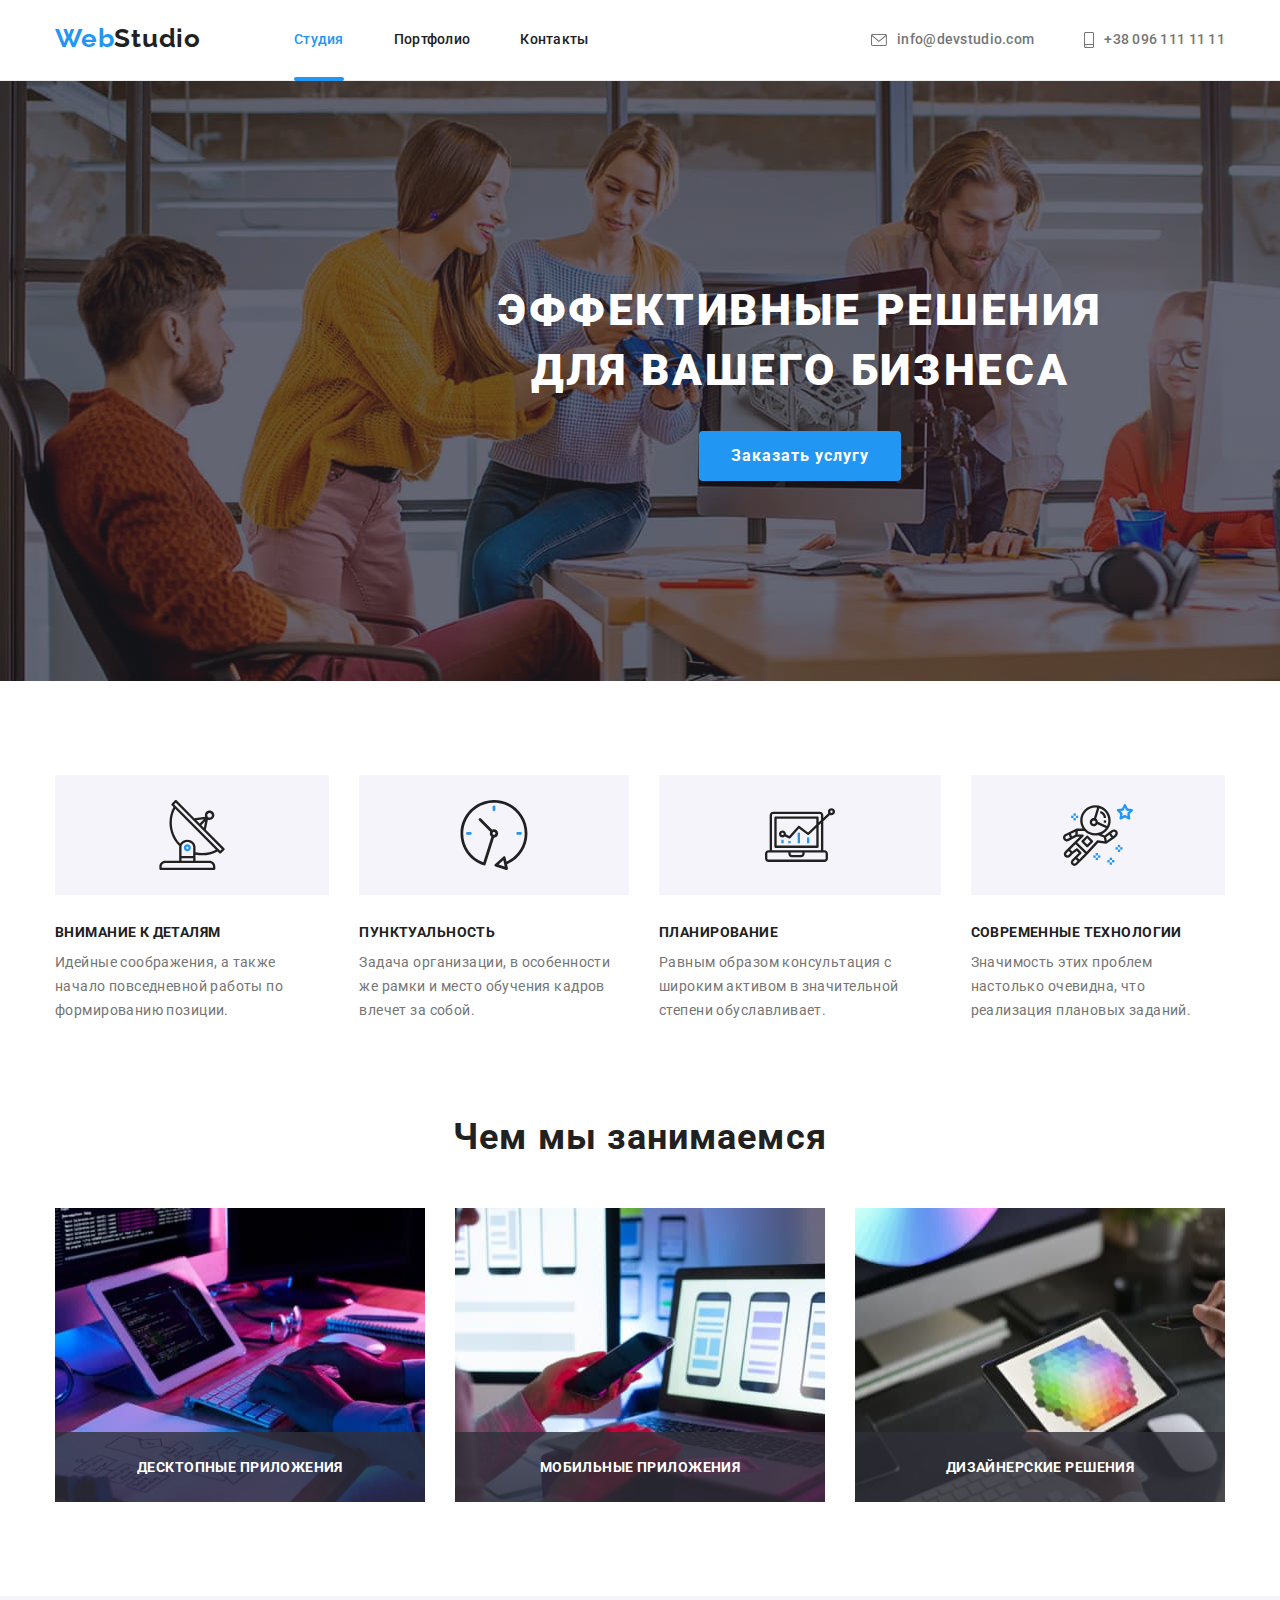
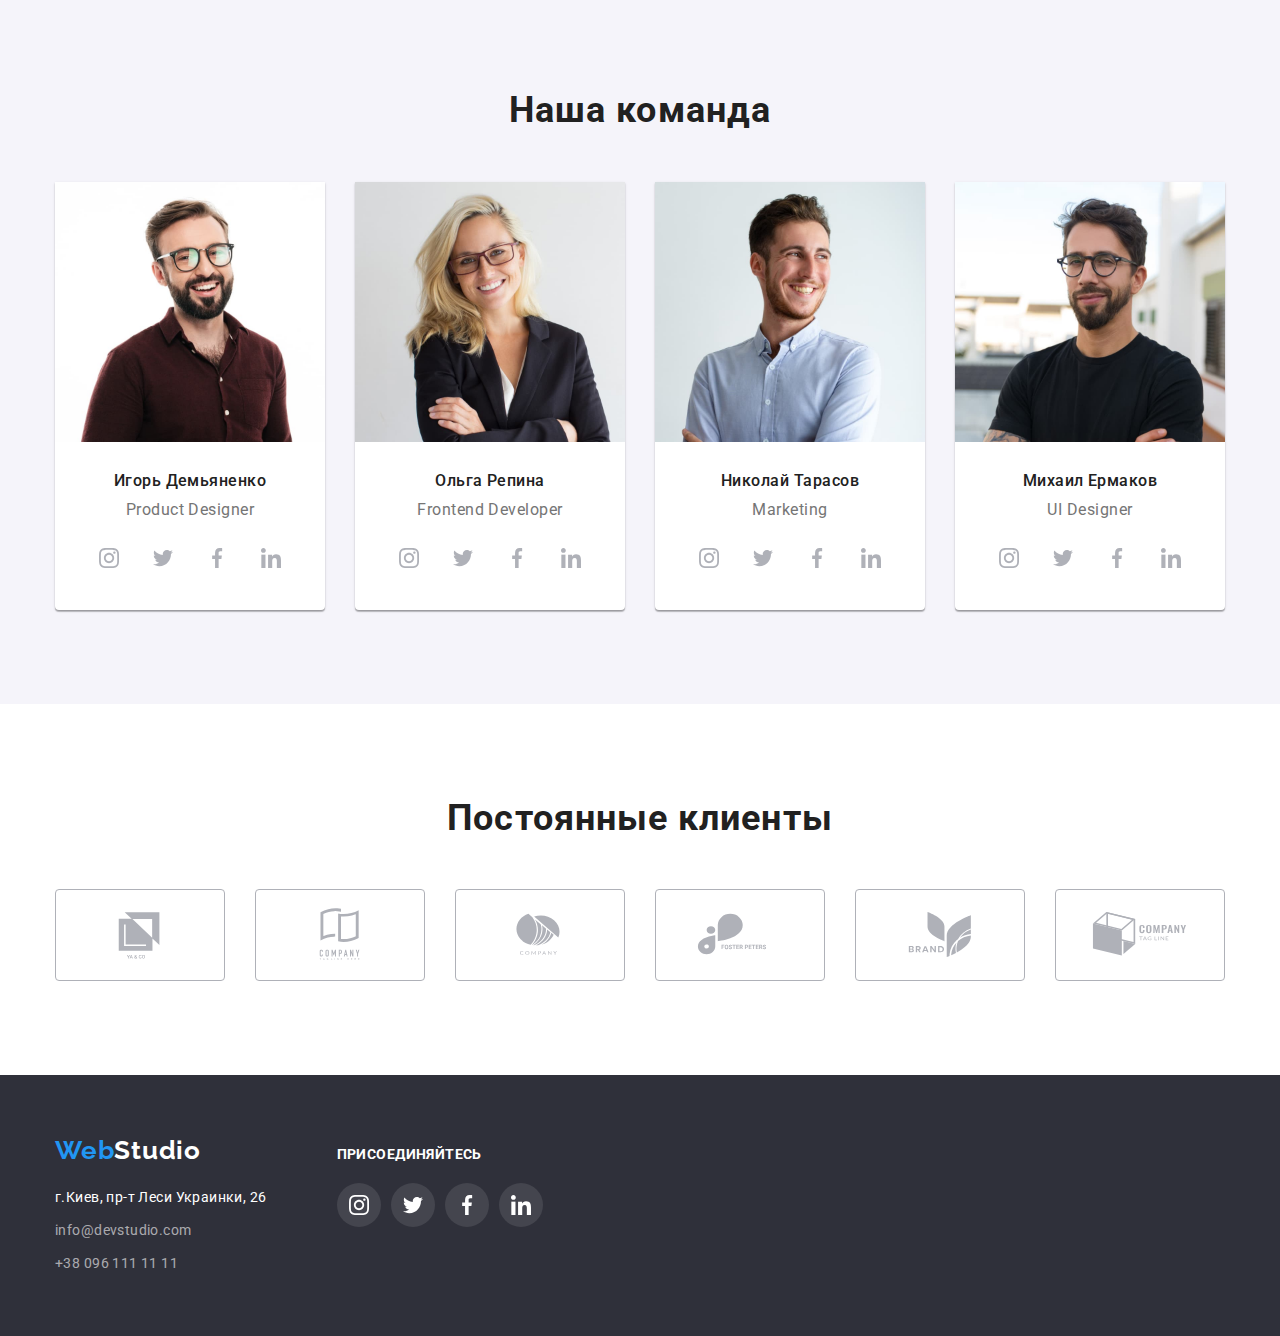
<file: index.html>
<!DOCTYPE html>
<html lang="en">
<head>
    <meta charset="UTF-8">
    <meta http-equiv="X-UA-Compatible" content="IE=edge">
    <meta name="viewport" content="width=device-width, initial-scale=1.0">
    <title>WebStudio</title>
    <link rel="preconnect" href="https://fonts.googleapis.com">
    <link rel="preconnect" href="https://fonts.gstatic.com" crossorigin>
    <link href="https://fonts.googleapis.com/css2?family=Raleway:wght@700&family=Roboto:wght@400;500;700;900&display=swap"
        rel="stylesheet">
        <link rel="stylesheet" href="https://cdnjs.cloudflare.com/ajax/libs/modern-normalize/1.1.0/modern-normalize.min.css">

    <link rel="stylesheet" href="./css/styles.css">
</head>
<body>
   <!-- header -->
    <header class="header-page">
        <div class="container ">
        <div class="header-container">
            <nav class="header-nav">
                <a href="./index.html" class="logo"><span class="header-logo">Web</span>Studio </a>
                <ul class="site-nav list">
                    <li class="item"> <a href="./index.html" class="link current">Студия</a></li>
                    <li class="item"> <a href="./portfolio.html" class="link">Портфолио</a></li>
                    <li class="item"> <a href="/" class="link">Контакты</a></li>
                </ul>
            </nav>
            <ul class="header-contacts list">
                <li class="item"> <a class="link" href="mailto:info@devstudio.com">
                    <svg class="header-contacts-icon" height="12" width="16">
                    <use href="./img/icons.svg/symbol-defs.svg#icon-envelope"> </use>
                    </svg>
                    info@devstudio.com</a></li>
                <li class="item"> <a class="link" href="tel:+380961111111">
                    <svg class="header-contacts-icon" height="16" width="10">
                        <use href="./img/icons.svg/symbol-defs.svg#icon-smartphone"> </use>

                    </svg>
                    +38 096 111 11 11</a></li>
            
            </ul>
        </div>
        </div>
    </header>
    
    <main>
        <!-- Hero -->
        <section class="hero">
            <div class="container">
            <h1 class="hero-title">Эффективные решения для вашего бизнеса</h1>
           <button type="button" class="hero-btn btn" data-modal-open >Заказать услугу</button>
        </div>
        </section>
    <!-- Features -->
    <section class="features">
        <div class="container">
        <h2 class="visually-hidden">Особенности компании</h2>
        <ul class="features-list list">
            <li class="item"> 
                <div class="features-icons">
                   <svg width="70" height="70"  >
                       <use href="./img/icons.svg/symbol-defs.svg#icon-antenna-1"> </use>
                   </svg>
                </div>
                <h3 class="features-title">Внимание к деталям</h3>
                <p class="features-text">Идейные соображения, а также начало повседневной работы по формированию позиции. </p>
            </li>
            <li class="item">
                <div class="features-icons">
                    <svg width="70" height="70">
                        <use href="./img/icons.svg/symbol-defs.svg#icon-clock-1"> </use>
                    </svg>
                </div>
                <h3 class="features-title">Пунктуальность</h3>
                <p class="features-text">Задача организации, в особенности же рамки и место обучения кадров влечет за собой.</p>
            </li>
            <li class="item"> 
                <div class="features-icons">
                    <svg width="70" height="70">
                        <use href="./img/icons.svg/symbol-defs.svg#icon-diagram-1"> </use>
                    </svg>
                </div>
                <h3 class="features-title">Планирование</h3>
                <p class="features-text">Равным образом консультация с широким активом в значительной степени обуславливает.</p>
            </li>
            <li class="item">
                <div class="features-icons">
                    <svg width="70" height="70">
                        <use href="./img/icons.svg/symbol-defs.svg#icon-astronaut-1"></use>

                    </svg>
                     
                </div>
                <h3 class="features-title">Современные технологии</h3>
                <p class="features-text">Значимость этих проблем настолько очевидна, что реализация плановых заданий.</p>
            </li>
        </ul>
        </div>
    </section>

    <!-- Work --> 
    <section class="work">
        <div class="container">
        <h2 class="work-title">Чем мы занимаемся</h2>
        <ul class="work-list list">
            <li class="work-item">
                <div class="work-box">
                    <img src="./img/box1.jpg" alt="Десктопные приложения" width="370" height="294">
                    <p class="text-img">Десктопные приложения</p>
                    </div>
                    </li>
                
            <li class="work-item">
                <div class="work-box">
                    <img src="./img/box2.jpg" alt="Мобильные приложения" width="370" height="294">
                    <p class="text-img">Мобильные приложения</p>
                </div>
            </li>
            <li class="work-item">
                <div class="work-box">
                    <img src="./img/box3.jpg" alt="Дизайнерские решения" width="370" height="294">
                    <p class="text-img">Дизайнерские решения</p>
                </div>
            </li>           
        </ul>
        </div>
    </section>
    <!-- Team-->
    <section class="team">
        <div class="container">
        <h2 class="team-title">Наша команда</h2>
        <ul class="team-list list">
            <li class="item team-item">
                    <img src="./img/foto1.jpg" class="team-picture" alt="Игорь Демьяненко" width="270" height="260">
                   <div class="team-cart">
                        <h3 class="picture-title">Игорь Демьяненко</h3>
                        <p class="picture-text">Product Designer</p>
                        <ul class="team-socials list">
                            <li class="team-socials-title">
                                <a href="" class="socials-links">
                                    <svg class="social-icon" width="20" height="20">
                                        <use href="./img/icons.svg/symbol-defs.svg#icon-instagram-2">
                                        </use>
                                    </svg>
                                </a>
                            </li>
                            <li class="team-socials-title">
                                <a href="" class="socials-links">
                                <svg class="social-icon" width="20" height="20">
                                    <use href="./img/icons.svg/symbol-defs.svg#icon-twitter-1">
                                    </use>
                                </svg>
                            </a>
                        </li>
                            <li class="team-socials-title">
                                <a href="" class="socials-links">
                                    <svg class="social-icon" width="20" height="20">
                                        <use href="./img/icons.svg/symbol-defs.svg#icon-facebook-1">
                                        </use>
                                    </svg>
                                </a>
                            </li>
                            <li class="team-socials-title">
                                <a href="" class="socials-links">
                                    <svg class="social-icon" width="20" height="20">
                                        <use href="./img/icons.svg/symbol-defs.svg#icon-linkedin-1">
                                        </use>
                                    </svg>
                                </a>
                            </li>
                        </ul>
                   </div>
            </li>
            <li class="item team-item">
                    <img src="./img/foto2.jpg"class="team-picture" alt="Ольга Репина" width="270" height="260">
                   <div class="team-cart">
                        <h3 class="picture-title">Ольга Репина</h3>
                        <p class="picture-text">Frontend Developer</p>
                        <ul class="team-socials list">
                            <li class="team-socials-title">
                                <a href="" class="socials-links">
                                    <svg class="social-icon" width="20" height="20">
                                        <use href="./img/icons.svg/symbol-defs.svg#icon-instagram-2">
                                        </use>
                                    </svg>
                                </a>
                            </li>
                            <li class="team-socials-title">
                                <a href="" class="socials-links">
                                    <svg class="social-icon" width="20" height="20">
                                        <use href="./img/icons.svg/symbol-defs.svg#icon-twitter-1">
                                        </use>
                                    </svg>
                                </a>
                            </li>
                            <li class="team-socials-title">
                                <a href="" class="socials-links">
                                    <svg class="social-icon" width="20" height="20">
                                        <use href="./img/icons.svg/symbol-defs.svg#icon-facebook-1">
                                        </use>
                                    </svg>
                                </a>
                            </li>
                            <li class="team-socials-title">
                                <a href="" class="socials-links">
                                    <svg class="social-icon" width="20" height="20">
                                        <use href="./img/icons.svg/symbol-defs.svg#icon-linkedin-1">
                                        </use>
                                    </svg>
                                </a>
                            </li>
                        </ul>
                   </div>
            </li>
            <li class="item team-item">
                    <img src="./img/foto3.jpg"class="team-picture" alt="Николай Тарасов" width="270" height="260">
                   <div class="team-cart">
                        <h3 class="picture-title">Николай Тарасов</h3>
                        <p class="picture-text">Marketing</p>
                        <ul class="team-socials list">
                            <li class="team-socials-title">
                                <a href="" class="socials-links">
                                    <svg class="social-icon" width="20" height="20">
                                        <use href="./img/icons.svg/symbol-defs.svg#icon-instagram-2">
                                        </use>
                                    </svg>
                                </a>
                            </li>
                            <li class="team-socials-title">
                                <a href="" class="socials-links">
                                    <svg class="social-icon" width="20" height="20">
                                        <use href="./img/icons.svg/symbol-defs.svg#icon-twitter-1">
                                        </use>
                                    </svg>
                                </a>
                            </li>
                            <li class="team-socials-title">
                                <a href="" class="socials-links">
                                    <svg class="social-icon" width="20" height="20">
                                        <use href="./img/icons.svg/symbol-defs.svg#icon-facebook-1">
                                        </use>
                                    </svg>
                                </a>
                            </li>
                            <li class="team-socials-title">
                                <a href="" class="socials-links">
                                    <svg class="social-icon" width="20" height="20">
                                        <use href="./img/icons.svg/symbol-defs.svg#icon-linkedin-1">
                                        </use>
                                    </svg>
                                </a>
                            </li>
                        </ul>
                   </div>
            </li>
            <li class="item team-item">
                    <img src="./img/foto4.jpg" class="team-picture"alt="Михаил Ермаков" width="270" height="260">
                  <div class="team-cart">
                        <h3 class="picture-title">Михаил Ермаков</h3>
                        <p class="picture-text">UI Designer</p>
                        <ul class="team-socials list">
                            <li class="team-socials-title">
                                <a href="" class="socials-links">
                                    <svg class="social-icon" width="20" height="20">
                                        <use href="./img/icons.svg/symbol-defs.svg#icon-instagram-2">
                                        </use>
                                    </svg>
                                </a>
                            </li>
                            <li class="team-socials-title">
                                <a href="" class="socials-links">
                                    <svg class="social-icon" width="20" height="20">
                                        <use href="./img/icons.svg/symbol-defs.svg#icon-twitter-1">
                                        </use>
                                    </svg>
                                </a>
                            </li>
                            <li class="team-socials-title">
                                <a href="" class="socials-links">
                                    <svg class="social-icon" width="20" height="20">
                                        <use href="./img/icons.svg/symbol-defs.svg#icon-facebook-1">
                                        </use>
                                    </svg>
                                </a>
                            </li>
                            <li class="team-socials-title">
                                <a href="" class="socials-links">
                                    <svg class="social-icon" width="20" height="20">
                                        <use href="./img/icons.svg/symbol-defs.svg#icon-linkedin-1">
                                        </use>
                                    </svg>
                                </a>
                            </li>
                        </ul>
                  </div>
            </li>

        </ul>
        </div>
    </section>
    <!--  Regular customers -->
    <section class="customers">
       <div class="container" >
            <h2 class="customers-title"> Постоянные клиенты</h2>
            <ul class="customers-list list">
                <li class="customer-item">
            <a href="" class="customers-link">
                <svg class="customers-icon">
                    <use href="./img/icons.svg/symbol-defs.svg#icon-Logo-1"></use>
                </svg>
            </a>
                </li>
                <li class="customer-item">
                    <a href="" class="customers-link">
                        <svg class="customers-icon">
                            <use href="./img/icons.svg/symbol-defs.svg#icon-Logo-2"></use>
                        </svg>
                    </a>
                </li>
                <li class="customer-item">
            <a href="" class="customers-link">
                <svg class="customers-icon">
                    <use href="./img/icons.svg/symbol-defs.svg#icon-Logo-3"></use>
                </svg>
            </a>
                </li>
                <li class="customer-item">
                    <a href="" class="customers-link">
                        <svg class="customers-icon">
                            <use href="./img/icons.svg/symbol-defs.svg#icon-Logo-4"></use>
                        </svg>
                    </a>
                </li>
                <li class="customer-item">
                    <a href="" class="customers-link">
                        <svg class="customers-icon">
                            <use href="./img/icons.svg/symbol-defs.svg#icon-Logo-5"></use>
                        </svg>
                    </a>
                </li>
                <li class="customer-item">
                    <a href="" class="customers-link">
                        <svg class="customers-icon">
                            <use href="./img/icons.svg/symbol-defs.svg#icon-Logo-6"></use>
                        </svg>
                    </a>
                </li>
            </ul>
       </div>
    </section>
    </main>
    <!-- Footer-->
    <footer class="footer">
<div class="container footer-container">
    <div class="footer-main">
        <a href="./index.html" class="footer-logo"> <span class="footer-web">Web</span>Studio</a>
        <address>
            <ul class="footer-link list">
                <li class="footer-address"><a href="https://www.google.com.ua/maps/place/%D0%B1%D1%83%D0%BB.+%D0%9B%D0%B5%D1%81%D0%B8+%D0%A3%D0%BA%D1%80%D0%B0%D0%B8%D0%BD%D0%BA%D0%B8,+26,+%D0%9A%D0%B8%D0%B5%D0%B2,+02000/@50.4265807,30.5361971,17z/data=!3m1!4b1!4m5!3m4!1s0x40d4cf0e033ecbe9:0x57a4dffefec77da0!8m2!3d50.4265807!4d30.5383858?hl=ru"
                        class="link-map address ">
                        г.Киев, пр-т Леси Украинки, 26</a></li>
                <li class="footer-address"> <a href="mailto:info@devstudio.com" class="link-email address ">info@devstudio.com</a></li>
                <li> <a href="tel:+380961111111" class="link-tel address ">+38 096 111 11 11</a></li>
            </ul>
        </address>
    </div>
    <div class="footer-join">
        <h3 class="footer-title">присоединяйтесь</h3>
        <ul class="footer-join-list list">
            <li class="join-item">
                <a href="" class="join-link">
                    <svg class="join-icon">
                        <use href="./img/icons.svg/symbol-defs.svg#icon-instagram-2"></use>
                    </svg>
                </a>
            </li>
            <li class="join-item">
                <a href="" class="join-link">
                    <svg class="join-icon">
                        <use href="./img/icons.svg/symbol-defs.svg#icon-twitter-1"></use>
                    </svg>
                </a>
            </li>
            <li class="join-item">
                <a href="" class="join-link">
                    <svg class="join-icon">
                        <use href="./img/icons.svg/symbol-defs.svg#icon-facebook-1"></use>
                    </svg>
                </a>
            </li>
            <li class="join-item">
                <a href="" class="join-link">
                    <svg class="join-icon">
                        <use href="./img/icons.svg/symbol-defs.svg#icon-linkedin-1"></use>
                    </svg>
                </a>
            </li>
        </ul>
    </div>
</div>
    </footer>
    <div class="backdrop is-hidden" data-modal>
        <div class="modal">
            <button type="button" class="btn-modal-close"data-modal-close>
<svg class="btn-mod-icon"width="18" height="18"> 
    <use href="./img/icons.svg/symbol-defs.svg#icon-Vector" ></use>
</svg>
            </button>
        </div>
    </div>
    <script src="./js/modal.js"></script>
</body>
</html>
</file>
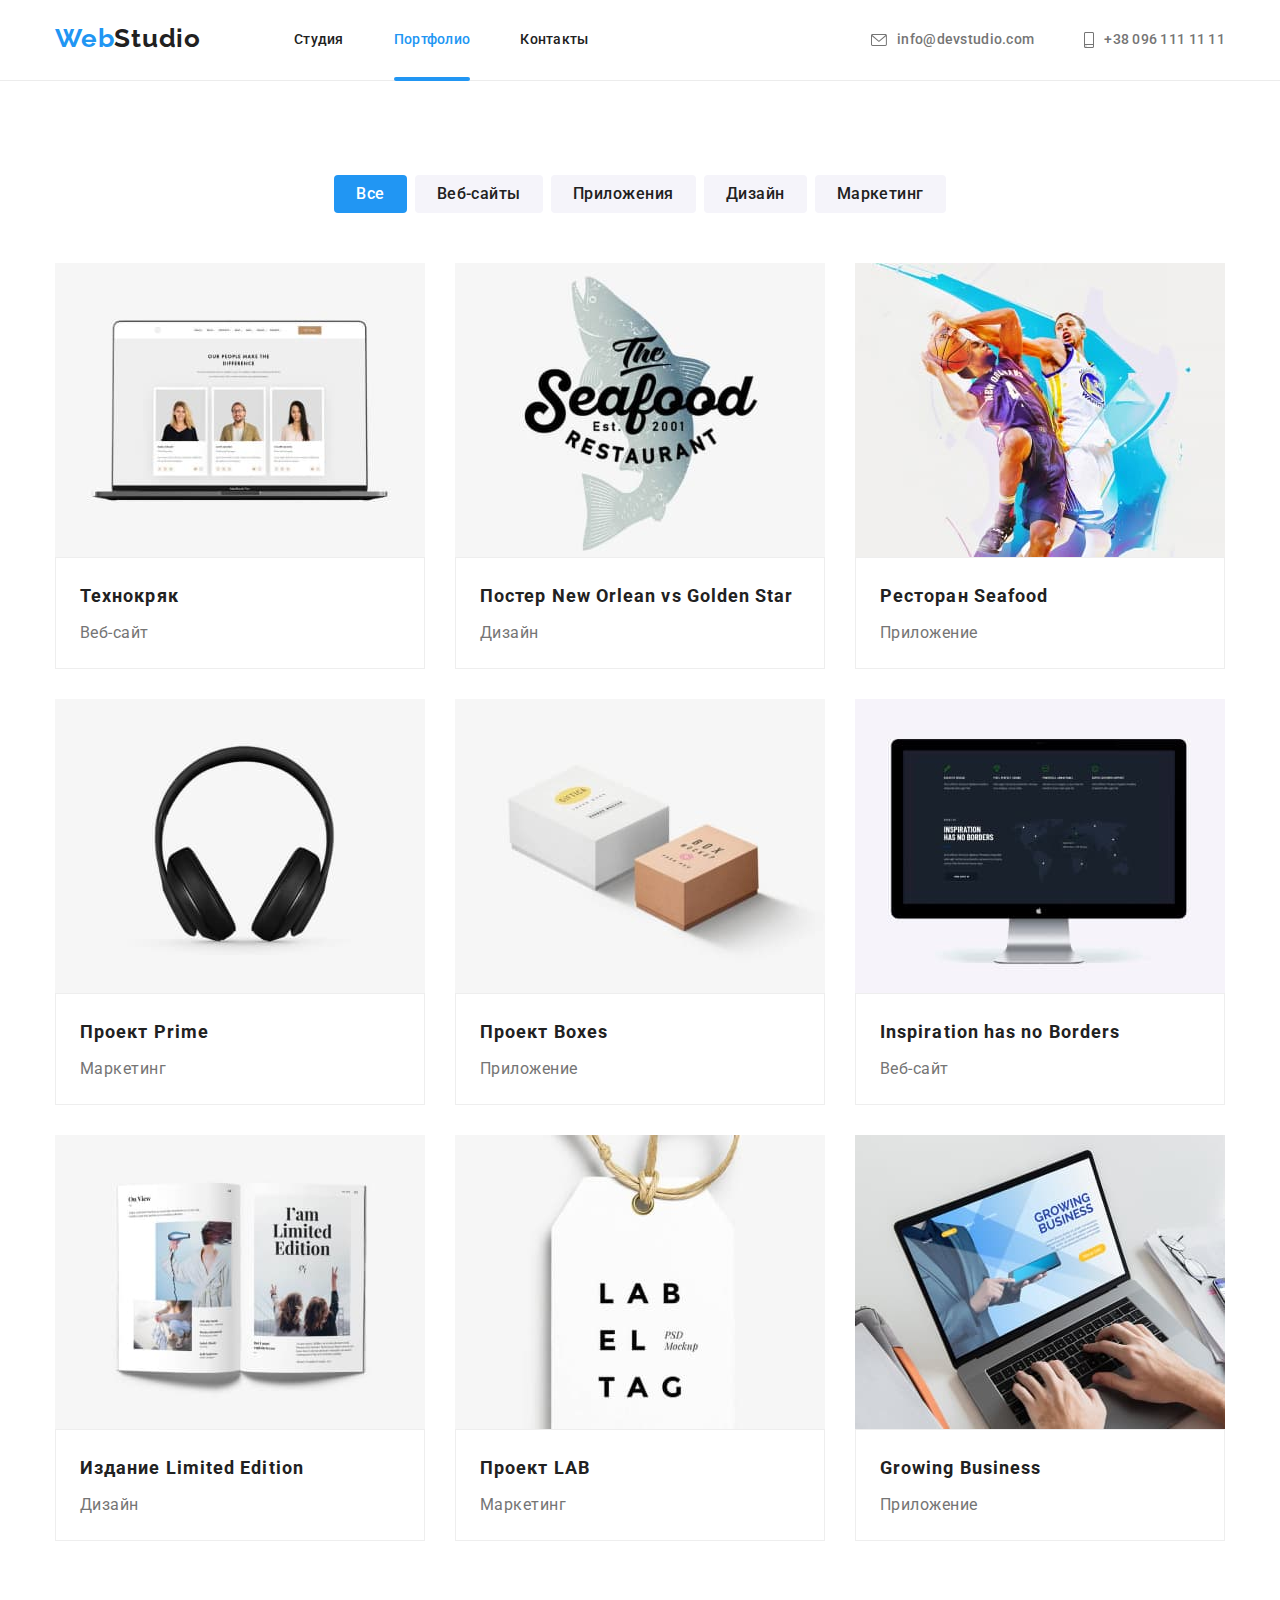
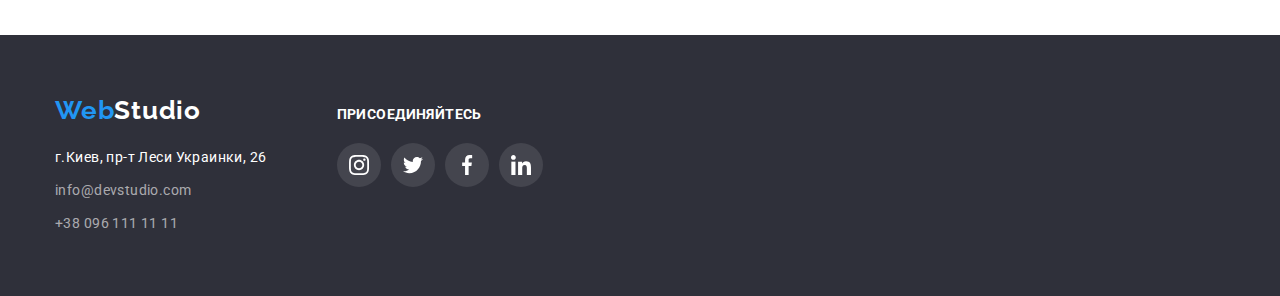
<file: portfolio.html>
<!DOCTYPE html>
<html lang="en">

<head>
    <meta charset="UTF-8">
    <meta http-equiv="X-UA-Compatible" content="IE=edge">
    <meta name="viewport" content="width=device-width, initial-scale=1.0">
    <title>Portfolio</title>
    <link rel="preconnect" href="https://fonts.googleapis.com">
    <link rel="preconnect" href="https://fonts.gstatic.com" crossorigin>
    <link href="https://fonts.googleapis.com/css2?family=Raleway:wght@700&family=Roboto:wght@400;500;700;900&display=swap"
        rel="stylesheet">
    <link rel="stylesheet" href="https://cdnjs.cloudflare.com/ajax/libs/modern-normalize/1.1.0/modern-normalize.min.css">
        <link rel="stylesheet" href="./css/styles.css">
</head>

<body>
    <!-- header -->
    <header class="header-page">
       <div class="container">
        <div class="header-container">
           <nav class="header-nav">
            <a href="./index.html" class="logo"><span class="header-logo">Web</span>Studio </a>
            <ul class="site-nav list">
                <li class="item"> <a href="./index.html" class="link">Студия</a></li>
                <li class="item"> <a href="./portfolio.html" class="link current">Портфолио</a></li>
                <li class="item"> <a href="/" class="link">Контакты</a></li>
            </ul>
            </nav>
        <ul class="header-contacts list">
            <li class="item"> <a class="link" href="mailto:info@devstudio.com">
                    <svg class="header-contacts-icon" height="12" width="16">
                        <use href="./img/icons.svg/symbol-defs.svg#icon-envelope"> </use>
                    </svg>
                    info@devstudio.com</a></li>
            <li class="item"> <a class="link" href="tel:+380961111111">
                    <svg class="header-contacts-icon" height="16" width="10">
                        <use href="./img/icons.svg/symbol-defs.svg#icon-smartphone"> </use>
        
                    </svg>
                    +38 096 111 11 11</a></li>
        
        </ul>
        </div>
        </div>
    </header>

    <main>
    <section class="project">
        <div class="container">
        <h1 class="visually-hidden">Portfolio</h1>
        <ul class="filters-list list">
            <li class="item">
                <button type="button" class="filters-btn filters-btn-current">Все</button>
            </li>
            <li class="item">
                <button type="button" class="filters-btn">Веб-сайты</button>
            </li>
            <li class="item">
                <button type="button" class="filters-btn">Приложения</button>
            </li>
            <li class="item">
                <button type="button" class="filters-btn">Дизайн</button>
            </li>
            <li class="item">
                <button type="button" class="filters-btn">Маркетинг</button>
            </li>
        </ul>
        
      
    <!-- Project -->
   
        <ul class="project-list list">
            <li class="item project-item">
                <a href="/" class="project-card">
                   <div class="project-card-overlay">
                        <p class="project-overlay-text">Ресурс предлагает комплексные предложения с разным уровнем функционала и сервисов. Все
                            это позволит посетителю
                            получить
                            исчерпывающие сведения о компании или частном лице</p>
                        <img src="./img/project1.jpg" class="project-img" alt="Монитор" width="370" height="294">
                       
                   </div>
                        <div class="project-content">
                            <h2 class="project-title">Технокряк </h2>
                            <p class="project-text">Веб-сайт</p>
                        </div>
                </a>
                
            </li>
           
            <li class="item">
                <a href="/" class="project-card">
                    <div class="project-card-overlay">
                        <p class="project-overlay-text">Ресурс предлагает комплексные предложения с разным уровнем функционала и сервисов.
                            Все
                            это позволит посетителю
                            получить
                            исчерпывающие сведения о компании или частном лице</p>
                    <img src="./img/project2.jpg" class="project-img" alt="Баскетбол" width="370" height="294">
                    </div>
                    <div class="project-content">
                        <h2 class="project-title">Постер New Orlean vs Golden Star </h2>
                        <p class="project-text">Дизайн</p>
                    </div>
                </a>
           </li>
         
            <li class="item">
                <a href="/" class="project-card">
                    <div class="project-card-overlay">
                        <p class="project-overlay-text">Ресурс предлагает комплексные предложения с разным уровнем функционала и сервисов.
                            Все
                            это позволит посетителю
                            получить
                            исчерпывающие сведения о компании или частном лице</p>
                    <img src="./img/project3.jpg" class="project-img" alt="Ресторан Seafood" width="370" height="294">
                    </div>
                    <div class="project-content">
                        <h2 class="project-title">Ресторан Seafood </h2>
                        <p class="project-text">Приложение </p>
                    </div>
                </a>
            </li>
           
            <li class="item">
                <a href="/" class="project-card">
                    <div class="project-card-overlay">
                        <p class="project-overlay-text">Ресурс предлагает комплексные предложения с разным уровнем функционала и сервисов.
                            Все
                            это позволит посетителю
                            получить
                            исчерпывающие сведения о компании или частном лице</p>
                    <img src="./img/project4.jpg" class="project-img" alt="Игровые наушники" width="370" height="294">
                    </div>
                    <div class="project-content">
                        <h2 class="project-title">Проект Prime </h2>
                        <p class="project-text">Маркетинг</p>
                    </div>
                </a>
            </li>
            
            <li class="item">
                <a href="/" class="project-card">
                    <div class="project-card-overlay">
                        <p class="project-overlay-text">Ресурс предлагает комплексные предложения с разным уровнем функционала и сервисов.
                            Все
                            это позволит посетителю
                            получить
                            исчерпывающие сведения о компании или частном лице</p>
                    <img src="./img/project5.jpg" class="project-img" alt="Две коробочки" width="370" height="294">
                    </div>
                    <div class="project-content">
                        <h2 class="project-title">Проект Boxes</h2>
                        <p class="project-text">Приложение</p>
                    </div>
                </a>
            </li>
           
            <li class="item">
                <a href="/" class="project-card">
                    <div class="project-card-overlay">
                        <p class="project-overlay-text">Ресурс предлагает комплексные предложения с разным уровнем функционала и сервисов.
                            Все
                            это позволит посетителю
                            получить
                            исчерпывающие сведения о компании или частном лице</p>
                    <img src="./img/project6.jpg" class="project-img" alt="Экран моноблока" width="370" height="294">
                    </div>
                    <div class="project-content">
                        <h2 class="project-title">Inspiration has no Borders</h2>
                        <p class="project-text">Веб-сайт</p>
                    </div>
                </a>
            </li>
                       
            <li class="item">
                <a href="/" class="project-card">
                    <div class="project-card-overlay">
                        <p class="project-overlay-text">Ресурс предлагает комплексные предложения с разным уровнем функционала и сервисов.
                            Все
                            это позволит посетителю
                            получить
                            исчерпывающие сведения о компании или частном лице</p>
                    <img src="./img/project7.jpg" class="project-img" alt="Открытая книга" width="370" height="294">
                    </div>
                    <div class="project-content">
                        <h2 class="project-title">Издание Limited Edition</h2>
                        <p class="project-text">Дизайн</p>
                    </div>
                </a>
            </li>
           
            <li class="item">
                <a href="/" class="project-card">
                    <div class="project-card-overlay">
                        <p class="project-overlay-text">Ресурс предлагает комплексные предложения с разным уровнем функционала и сервисов.
                            Все
                            это позволит посетителю
                            получить
                            исчерпывающие сведения о компании или частном лице</p>
                    <img src="./img/project8.jpg" class="project-img" alt="Этикетка карточка" width="370" height="294">
                    </div>
                    <div class="project-content">
                        <h2 class="project-title">Проект LAB</h2>
                        <p class="project-text">Маркетинг</p>
                    </div>
                </a>
            </li>
            
            <li class="item">
                <a href="/" class="project-card">
                    <div class="project-card-overlay">
                        <p class="project-overlay-text">Ресурс предлагает комплексные предложения с разным уровнем функционала и сервисов.
                            Все
                            это позволит посетителю
                            получить
                            исчерпывающие сведения о компании или частном лице</p>
                    <img src="./img/project9.jpg" class="project-img" alt="Открытый ноутбук" width="370" height="294">
                    </div>
                    <div class="project-content">
                        <h2 class="project-title">Growing Business</h2>
                        <p class="project-text">Приложение</p>
                    </div>
                </a>
            </li>
            </ul>
        </div>
    </section>
    </main>
<!-- Footer-->
<footer class="footer">
    <div class="container footer-container">
        <div class="footer-main">
            <a href="./index.html" class="footer-logo"> <span class="footer-web">Web</span>Studio</a>
            <address>
                <ul class="footer-link list">
                    <li class="footer-address"><a href="https://www.google.com.ua/maps/place/%D0%B1%D1%83%D0%BB.+%D0%9B%D0%B5%D1%81%D0%B8+%D0%A3%D0%BA%D1%80%D0%B0%D0%B8%D0%BD%D0%BA%D0%B8,+26,+%D0%9A%D0%B8%D0%B5%D0%B2,+02000/@50.4265807,30.5361971,17z/data=!3m1!4b1!4m5!3m4!1s0x40d4cf0e033ecbe9:0x57a4dffefec77da0!8m2!3d50.4265807!4d30.5383858?hl=ru"
                            class="link-map address ">
                            г.Киев, пр-т Леси Украинки, 26</a></li>
                    <li class="footer-address"> <a href="mailto:info@devstudio.com" class="link-email address ">info@devstudio.com</a></li>
                    <li> <a href="tel:+380961111111" class="link-tel address ">+38 096 111 11 11</a></li>
                </ul>
            </address>
        </div>
        <div class="footer-join">
            <h3 class="footer-title">присоединяйтесь</h3>
            <ul class="footer-join-list list">
                <li class="join-item">
                    <a href="" class="join-link">
                        <svg class="join-icon">
                            <use href="./img/icons.svg/symbol-defs.svg#icon-instagram-2"></use>
                        </svg>
                    </a>
                </li>
                <li class="join-item">
                    <a href="" class="join-link">
                        <svg class="join-icon">
                            <use href="./img/icons.svg/symbol-defs.svg#icon-twitter-1"></use>
                        </svg>
                    </a>
                </li>
                <li class="join-item">
                    <a href="" class="join-link">
                        <svg class="join-icon">
                            <use href="./img/icons.svg/symbol-defs.svg#icon-facebook-1"></use>
                        </svg>
                    </a>
                </li>
                <li class="join-item">
                    <a href="" class="join-link">
                        <svg class="join-icon">
                            <use href="./img/icons.svg/symbol-defs.svg#icon-linkedin-1"></use>
                        </svg>
                    </a>
                </li>
            </ul>
        </div>
    </div>
</footer>
</body>

</html>
</file>
<file: css/styles.css>
:root {
  --primary-text-color: #212121;
  --text-color: #757575;
  --color-accent: #2196f3;
  --color-text-white: #ffffff;
  --margin-img: 30px;
}
body {
  font-family: "Roboto", sans-serif;
  background-color: #ffffff;
  color: var(--primary-text-color);
}
/*  Основной цвет текста черный #212121  */
/*  Вторичный цвет черного текста #757575 */
/*  Цвет текста белый #FFFFFF */
/*  Цвет акцента #2196F3 */
/*  Цвет футера емаил и тел rgba (255, 255, 255, 0.6)*/
/*  Первичный светлый цвет фона  #FFFFFF */
/*  Первичный черный цвет фона #2F303A */
/*  Вторичный светлый цвет фона #EEEEEE */
/*  Фон секции команда и фон кнопок #F5F4FA  */

.list {
  list-style: none;
  padding: 0px;
  margin: 0px;
}
.section {
  padding-top: 94px;
  padding-bottom: 94px;
}

.section .no-padding {
  padding-top: 0px;
  padding-bottom: 0px;
}
.container {
  margin-left: auto;
  margin-right: auto;
  width: 1200px;
  padding-left: 15px;
  padding-right: 15px;
  /* outline: 2px solid tomato */
}

*,
*::before,
*::after {
  box-sizing: border-box;
}

h1,
h2,
h3,
h4,
h5,
h6,
p {
  margin: 0;
}

/*------------Header-------  */
.header-page {
  border-bottom: 1px solid #ececec;
}

.logo {
  margin-right: 93px;
  padding-top: 23px;
  padding-bottom: 23px;
  font-family: "Raleway", sans-serif;
  font-style: normal;
  color: var(--primary-text-color);
  font-weight: 700;
  font-size: 26px;
  line-height: 1.19;
  letter-spacing: 0.03em;
  text-decoration: none;
  transition: color 250ms cubic-bezier(0.4, 0, 0.2, 1);
}
.logo:hover,
.logo:focus {
  color: var(--color-accent);
}
.header-logo {
  color: var(--color-accent);
}

.header-container {
  display: flex;
  align-items: center;
}
.header-nav {
  display: flex;
}

.site-nav {
  display: flex;
  position: relative;
}

/* .site-nav .item{ 
  margin-right: 50px;
}
.site-nav .item :last-child{
  margin: right 0%;
}*/
.site-nav .item + .item {
  margin-left: 50px;
}

.site-nav .link {
  display: block;
  padding-top: 32px;
  padding-bottom: 32px;
  color: var(--primary-text-color);
  font-weight: 500;
  font-size: 14px;
  line-height: 1.14;
  letter-spacing: 0.02em;
  text-decoration: none;
  transition: color 250ms cubic-bezier(0.4, 0, 0.2, 1);
}
.site-nav .link:hover,
.site-nav .link:focus {
  color: var(--color-accent);
}

.site-nav .link.current {
  position: relative;
  color: var(--color-accent);
}
.site-nav .current::after {
  content: " ";
  position: absolute;
  bottom: -1px;
  left: 0;
  width: 100%;
  height: 4px;
  border-radius: 4px;
  background-color: var(--color-accent);
}

/* Header-contacts */
.header-contacts {
  display: flex;
  margin-left: auto;
  align-items: center;
}
.header-contacts .item + .item {
  margin-left: 50px;
}

.header-contacts-icon {
  fill: currentColor;
  margin-right: 10px;
}

.header-contacts .link {
  display: flex;
  align-items: center;
  color: var(--text-color);
  font-weight: 500;
  font-size: 14px;
  line-height: 1.14;
  letter-spacing: 0.02em;
  text-decoration: none;
  transition: color 250ms cubic-bezier(0.4, 0, 0.2, 1);
}
.header-contacts .link:hover,
.header-contacts .link:focus {
  color: var(--color-accent);
}

/* ----------- Hero------------ */
.hero {
  width: 1600px;
  height: 600px;
  padding-top: 200px;
  padding-bottom: 200px;
  margin-right: auto;
  margin-left: auto;
  background: #2f303a;
  text-align: center;
  background-image: linear-gradient(
      rgba(47, 48, 58, 0.4),
      rgba(47, 48, 58, 0.4)
    ),
    url(../img/hero.jpg);

  background-repeat: no-repeat;
  background-position: center;
  background-size: cover;
}
.hero-title {
  font-weight: 900;
  font-size: 44px;
  line-height: 1.36;
  text-align: center;
  letter-spacing: 0.06em;
  text-transform: uppercase;
  color: var(--color-text-white);
  display: inline-block;
  margin-top: 0px;
  margin-bottom: 30px;
  max-width: 696px;
}
.hero-btn {
  cursor: pointer;
  background-color: var(--color-accent);
  color: var(--color-text-white);
  font-weight: 700;
  font-size: 16px;
  line-height: 1.88;
  display: block;
  margin: auto;
  align-items: center;
  text-align: center;
  letter-spacing: 0.06em;
  padding: 10px 32px;
  box-shadow: 0px 4px 4px rgba(0, 0, 0, 0.15);
  border-radius: 4px;
  transition: color 250ms cubic-bezier(0.4, 0, 0.2, 1);
}
.btn {
  font-family: inherit;
  border: none;
}
/* .button { 
  cursor: pointer;
  color: var(--primary-text-color);
  background-color: #F5F4FA;
  font-family: inherit; 
} */

/* ------------Features -------- */

.features {
  padding-top: 94px;
  padding-bottom: 94px;
}

.visually-hidden {
  position: absolute;
  white-space: nowrap;
  width: 1px;
  height: 1px;
  overflow: hidden;
  border: 0;
  padding: 0;
  clip: rect(0 0 0 0);
  clip-path: inset(50%);
  margin: -1px;
}
.features-list {
  display: flex;
}

.features-list .item + .item {
  margin-left: 30px;
}
.features-icons {
  display: flex;
  justify-content: center;
  align-items: center;
  height: 120px;
  background-color: #f5f4fa;
  margin-bottom: 30px;
}

.features-title {
  font-weight: 700;
  font-size: 14px;
  line-height: 1.14;
  letter-spacing: 0.03em;
  text-transform: uppercase;
  color: var(--primary-text-color);
  padding: 0px;
  margin-bottom: 10px;
}

.features-text {
  font-size: 14px;
  line-height: 1.71;
  letter-spacing: 0.03em;
  color: var(--text-color);
  padding: 0px;
  margin: 0px;
}

/* -----   work --------- */

.work {
  padding-bottom: 94px;
}

.work-title {
  font-weight: 700;
  font-size: 36px;
  line-height: 1.16;
  text-align: center;
  letter-spacing: 0.03em;
  color: var(--primary-text-color);
  margin-top: 0px;
  margin-bottom: 50px;
}
.work-list {
  display: flex;
}
.work-list .work-item + .work-item {
  margin-left: 30px;
}

.work-box {
  display: flex;
  position: relative;
}
.text-img {
  position: absolute;
  bottom: 0;
  left: 0;
  display: flex;
  justify-content: center;
  align-items: center;
  width: 100%;
  height: 70px;
  font-weight: 700;
  font-size: 14px;
  line-height: 16px;
  text-align: center;
  letter-spacing: 0.03em;
  text-transform: uppercase;
  color: #ffffff;
  background: rgba(47, 48, 58, 0.8);
}

/* ------- Team---------- */
.team {
  background: #f5f4fa;
  padding-top: 94px;
  padding-bottom: 94px;
}

.team-title {
  font-weight: 700;
  font-size: 36px;
  line-height: 1.16;
  text-align: center;
  letter-spacing: 0.03em;
  color: var(--primary-text-color);
  margin-top: 0px;
  margin-bottom: 50px;
}

.team-list {
  display: flex;
  flex-wrap: wrap;
  margin-left: -30px;
}

.team-item {
  background-color: #ffffff;
  flex-basis: calc(100% / 4 - 30px);
  margin-left: 30px;
  box-shadow: 0px 1px 3px rgba(0, 0, 0, 0.12), 0px 1px 1px rgba(0, 0, 0, 0.14),
    0px 2px 1px rgba(0, 0, 0, 0.2);
  border-radius: 0px 0px 4px 4px;
}
.team-picture {
  display: block;
  max-width: 100%;
  height: auto;
}

.team-cart {
  padding-top: 30px;
  padding-bottom: 30px;
}

.picture-title {
  font-weight: 500;
  font-size: 16px;
  line-height: 1.18;
  text-align: center;
  letter-spacing: 0.03em;
  color: var(--primary-text-color);
  margin-bottom: 10px;
}

.picture-text {
  font-size: 16px;
  line-height: 1.18;
  text-align: center;
  letter-spacing: 0.03em;
  color: var(--text-color);
  padding: 0px;
  margin: 0 0 16px 0;
}
.team-socials {
  display: flex;
  justify-content: center;
}

.team-socials-title + .team-socials-title {
  margin-left: 10px;
}
.socials-links {
  display: flex;
  justify-content: center;
  align-items: center;
  border-radius: 50%;
  width: 44px;
  height: 44px;
  color: #afb1b8;
  transition: color 250ms cubic-bezier(0.4, 0, 0.2, 1),
    background-color 250ms cubic-bezier(0.4, 0, 0.2, 1);
}
.socials-links:hover,
.socials-links:focus {
  background-color: var(--color-accent);
  color: var(--color-text-white);
}
.social-icon {
  fill: currentColor;
}

/* ----- Regular customers ----*/
.customers {
  padding-top: 94px;
  padding-bottom: 94px;
}
.customers-title {
  font-weight: 700;
  font-size: 36px;
  line-height: 1.6 px;
  text-align: center;
  letter-spacing: 0.03em;
  color: var(--primary-text-color);
  margin-bottom: 50px;
}
.customers-list {
  display: flex;
  justify-content: space-between;
}
.customer-item {
  display: flex;
}
.customers-link {
  align-items: center;
  display: flex;
  justify-content: center;
  color: #afb1b8;
  width: 170px;
  height: 92px;
  border: 1px solid #afb1b8;
  border-radius: 4px;
  transition: color 250ms cubic-bezier(0.4, 0, 0.2, 1);
}
.customers-icon {
  fill: currentColor;
  width: 106px;
  height: 60px;
}
.customers-link:hover,
.customers-link:focus {
  background-color: #ffffff;
  color: var(--color-accent);
  border-color: var(--color-accent);
}
/* ------ footer------- */
.footer {
  background-color: #2f303a;
  padding-top: 60px;
  padding-bottom: 60px;
}
.footer-container {
  display: flex;
  align-items: baseline;
}
.footer-logo {
  font-family: "Raleway", sans-serif;
  font-style: normal;
  font-weight: 700;
  font-size: 26px;
  line-height: 1.19;
  letter-spacing: 0.03em;
  color: var(--color-text-white);
  text-decoration: none;
  transition: color 250ms cubic-bezier(0.4, 0, 0.2, 1);
}

.footer-logo:hover,
.footer-logo:focus {
  color: var(--color-accent);
}

.footer-web {
  color: var(--color-accent);
}

.footer-link {
  font-style: normal;
  text-decoration: none;
  margin-top: 20px;
}

.footer-address {
  margin-bottom: 9px;
}
.address {
  transition: color 250ms cubic-bezier(0.4, 0, 0.2, 1);
}
.address:hover,
.address:focus {
  color: var(--color-accent);
}
.link-map {
  font-size: 14px;
  line-height: 1.71;
  letter-spacing: 0.03em;
  color: var(--color-text-white);

  text-decoration: none;
}
.link-email {
  font-size: 14px;
  line-height: 1.71;
  letter-spacing: 0.03em;
  color: rgba(255, 255, 255, 0.6);
  text-decoration: none;
}
.link-tel {
  font-size: 14px;
  line-height: 1.71;
  letter-spacing: 0.03em;
  color: rgba(255, 255, 255, 0.6);
  text-decoration: none;
}
.footer-title {
  font-weight: 700;
  font-size: 14px;
  line-height: 1.14;
  letter-spacing: 0.03em;
  text-transform: uppercase;
  color: var(--color-text-white);
  margin-bottom: 20px;
}
.footer-join {
  margin-left: 70px;
}
.footer-join-list {
  display: flex;
  justify-content: center;
}
.join-item + .join-item {
  margin-left: 10px;
}
.join-link {
  display: flex;
  justify-content: center;
  align-items: center;
  border-radius: 50%;
  width: 44px;
  height: 44px;
  background: rgba(255, 255, 255, 0.1);
  transition: background-color 250ms cubic-bezier(0.4, 0, 0.2, 1);
}
.join-link:hover,
.join-link:focus {
  background-color: var(--color-accent);
  color: var(--color-text-white);
}
.join-icon {
  width: 20px;
  height: 20px;
  fill: var(--color-text-white);
}
/* ----- PORTFOLIO--------- */
/* ------ filters---------- */
.filters-list {
  display: flex;
  justify-content: center;
  margin-bottom: 50px;
}
.filters-list .item + .item {
  margin-left: 8px;
}

.filters-btn {
  cursor: pointer;
  color: var(--primary-text-color);
  background-color: #f5f4fa;
  font-weight: 500;
  font-size: 16px;
  border-radius: 4px;
  line-height: 1.62;
  text-align: center;
  letter-spacing: 0.03em;
  font-family: inherit;
  border: none;
  padding: 6px 22px;
  transition: background-color 250ms cubic-bezier(0.4, 0, 0.2, 1),
    color 250ms cubic-bezier(0.4, 0, 0.2, 1),
    box-shadow 250ms cubic-bezier(0.4, 0, 0.2, 1);
}
.filters-btn-current {
  color: var(--color-text-white);
  background-color: var(--color-accent);
}
.filters-btn:hover,
.filters-btn:focus {
  color: var(--color-text-white);
  background-color: var(--color-accent);
  box-shadow: 0px 3px 1px rgba(0, 0, 0, 0.1), 0px 1px 2px rgba(0, 0, 0, 0.08),
    0px 2px 2px rgba(0, 0, 0, 0.12);
  border-radius: 4px;
}

/* ----- project ------- */
.project {
  padding-bottom: 94px;
  padding-top: 94px;
}
.project-img {
  display: block;
  max-width: 100%;
  height: auto;
}
.project-card {
  display: block;
  text-decoration: none;
  transition: box-shadow 250ms cubic-bezier(0.4, 0, 0.2, 1);
}
.project-card:hover,
.project-card:focus {
  box-shadow: 0px 1px 1px rgba(0, 0, 0, 0.12), 0px 4px 4px rgba(0, 0, 0, 0.06),
    1px 4px 6px rgba(0, 0, 0, 0.16);
}
.project-card-overlay {
  position: relative;
  overflow: hidden;
}

.project-overlay-text {
  position: absolute;
  top: 0;
  left: 0;
  width: 100%;
  height: 100%;
  overflow: visible;
  padding: 63px 24px;
  color: var(--color-text-white);
  background-color: rgba(33, 150, 243, 0.9);
  font-size: 18px;
  line-height: 1.55;
  transform: translateY(100%);
  transition: transform 250ms cubic-bezier(0.4, 0, 0.2, 1),
    background-color 250ms cubic-bezier(0.4, 0, 0.2, 1);
}
/* .project-card-overlay:hover .project-overlay-text,
.project-card-overlay:focus .project-overlay-text {
  transform: translateY(0);
} */
.project-card:hover .project-overlay-text,
.project-card:focus .project-overlay-text {
  transform: translateY(0);
  /* background-color: rgba(33, 150, 243, 0.9); */
}

.project-content {
  padding: 20px 24px;
  border: 1px solid #eeeeee;
}

.project-list {
  background: var(--color-text-white);
  display: flex;
  flex-wrap: wrap;
  margin-left: -30px;
  margin-bottom: -30px;
  justify-content: center;
  align-items: center;
}

.project-list .item {
  flex-basis: calc(100% / 3 - 30px);
  margin-left: 30px;
  margin-bottom: 30px;
}

.project-title {
  font-weight: 700;
  font-size: 18px;
  line-height: 2;
  letter-spacing: 0.06em;
  color: var(--primary-text-color);
  margin-bottom: 4px;
}

.project-text {
  font-size: 16px;
  line-height: 1.88;
  letter-spacing: 0.03em;
  color: var(--text-color);
  padding: 0px;
  margin: 0px;
}
.backdrop {
  position: fixed;
  top: 0;
  left: 0;
  width: 100%;
  height: 100%;
  background: rgba(0, 0, 0, 0.2);
  transition: opacity 250ms cubic-bezier(0.4, 0, 0.2, 1),
    visibility 250ms cubic-bezier(0.4, 0, 0.2, 1);
}

.modal {
  position: absolute;
  top: 50%;
  left: 50%;
  transform: translate(-50%, -50%);

  min-width: 528px;
  min-height: 581px;
  background-color: #fff;
  box-shadow: 0px 1px 3px rgba(0, 0, 0, 0.12), 0px 1px 1px rgba(0, 0, 0, 0.14),
    0px 2px 1px rgba(0, 0, 0, 0.2);
  border-radius: 4px;
}
.btn-modal-close {
  position: absolute;
  top: 8px;
  right: 8px;
  display: flex;
  justify-content: center;
  align-items: center;
  background: transparent;
  border: 1px solid rgba(0, 0, 0, 0.1);
  border-radius: 50%;
  cursor: pointer;
  width: 30px;
  height: 30px;
  padding: 6px;
}
.btn-mod-icon {
  /* width: 18px;
  height: 18px; */
  fill: var(--primary-text-color);
}
.is-hidden {
  opacity: 0;
  pointer-events: none;
  visibility: hidden;
  transition: opacity 250ms cubic-bezier(0.4, 0, 0.2, 1),
    visibility 250ms cubic-bezier(0.4, 0, 0.2, 1);
}
</file>
